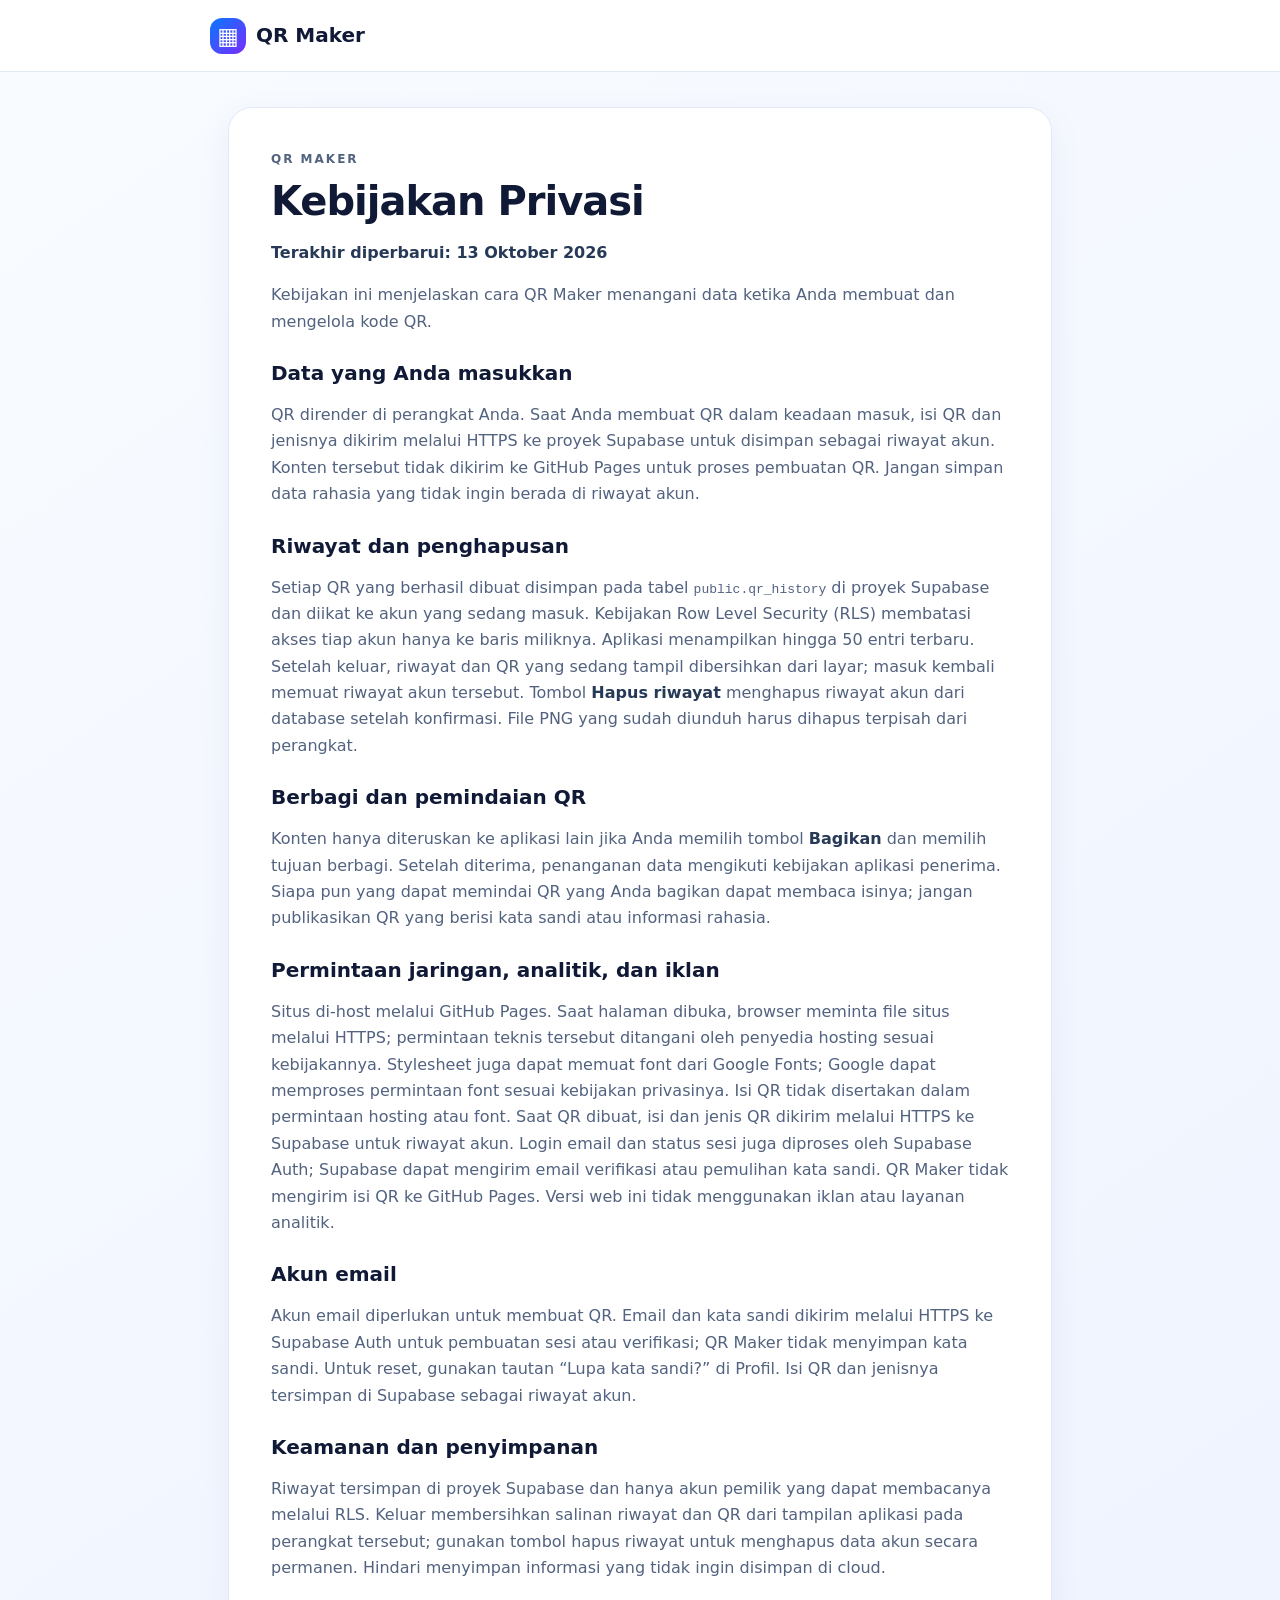
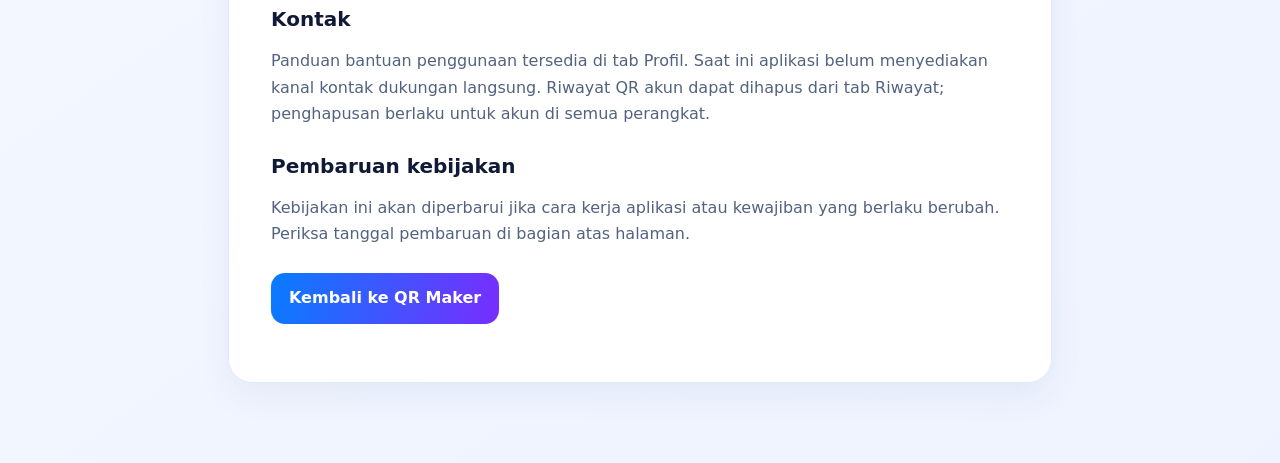
<file: privacy.html>
<!doctype html>
<html lang="id">
<head>
  <meta charset="UTF-8">
  <meta name="viewport" content="width=device-width,initial-scale=1">
  <meta name="theme-color" content="#246bfe">
  <meta name="description" content="Kebijakan privasi QR Maker: pemrosesan QR lokal, riwayat akun Supabase, dan pilihan berbagi.">
  <link rel="stylesheet" href="styles.css?v=22">
  <title>Kebijakan Privasi — QR Maker</title>
</head>
<body>
  <header class="appbar">
    <a class="brand" href="./"><span class="brand-mark">▦</span><span>QR Maker</span></a>
  </header>
  <main class="shell">
    <article class="panel legal-page">
      <p class="eyebrow">QR MAKER</p>
      <h1>Kebijakan Privasi</h1>
      <p><strong>Terakhir diperbarui: 13 Oktober 2026</strong></p>
      <p>Kebijakan ini menjelaskan cara QR Maker menangani data ketika Anda membuat dan mengelola kode QR.</p>

      <h2>Data yang Anda masukkan</h2>
      <p>QR dirender di perangkat Anda. Saat Anda membuat QR dalam keadaan masuk, isi QR dan jenisnya dikirim melalui HTTPS ke proyek Supabase untuk disimpan sebagai riwayat akun. Konten tersebut tidak dikirim ke GitHub Pages untuk proses pembuatan QR. Jangan simpan data rahasia yang tidak ingin berada di riwayat akun.</p>

      <h2>Riwayat dan penghapusan</h2>
      <p>Setiap QR yang berhasil dibuat disimpan pada tabel <code>public.qr_history</code> di proyek Supabase dan diikat ke akun yang sedang masuk. Kebijakan Row Level Security (RLS) membatasi akses tiap akun hanya ke baris miliknya. Aplikasi menampilkan hingga 50 entri terbaru. Setelah keluar, riwayat dan QR yang sedang tampil dibersihkan dari layar; masuk kembali memuat riwayat akun tersebut. Tombol <strong>Hapus riwayat</strong> menghapus riwayat akun dari database setelah konfirmasi. File PNG yang sudah diunduh harus dihapus terpisah dari perangkat.</p>

      <h2>Berbagi dan pemindaian QR</h2>
      <p>Konten hanya diteruskan ke aplikasi lain jika Anda memilih tombol <strong>Bagikan</strong> dan memilih tujuan berbagi. Setelah diterima, penanganan data mengikuti kebijakan aplikasi penerima. Siapa pun yang dapat memindai QR yang Anda bagikan dapat membaca isinya; jangan publikasikan QR yang berisi kata sandi atau informasi rahasia.</p>

      <h2>Permintaan jaringan, analitik, dan iklan</h2>
      <p>Situs di-host melalui GitHub Pages. Saat halaman dibuka, browser meminta file situs melalui HTTPS; permintaan teknis tersebut ditangani oleh penyedia hosting sesuai kebijakannya. Stylesheet juga dapat memuat font dari Google Fonts; Google dapat memproses permintaan font sesuai kebijakan privasinya. Isi QR tidak disertakan dalam permintaan hosting atau font. Saat QR dibuat, isi dan jenis QR dikirim melalui HTTPS ke Supabase untuk riwayat akun. Login email dan status sesi juga diproses oleh Supabase Auth; Supabase dapat mengirim email verifikasi atau pemulihan kata sandi. QR Maker tidak mengirim isi QR ke GitHub Pages. Versi web ini tidak menggunakan iklan atau layanan analitik.</p>

      <h2>Akun email</h2>
      <p>Akun email diperlukan untuk membuat QR. Email dan kata sandi dikirim melalui HTTPS ke Supabase Auth untuk pembuatan sesi atau verifikasi; QR Maker tidak menyimpan kata sandi. Untuk reset, gunakan tautan “Lupa kata sandi?” di Profil. Isi QR dan jenisnya tersimpan di Supabase sebagai riwayat akun.</p>

      <h2>Keamanan dan penyimpanan</h2>
      <p>Riwayat tersimpan di proyek Supabase dan hanya akun pemilik yang dapat membacanya melalui RLS. Keluar membersihkan salinan riwayat dan QR dari tampilan aplikasi pada perangkat tersebut; gunakan tombol hapus riwayat untuk menghapus data akun secara permanen. Hindari menyimpan informasi yang tidak ingin disimpan di cloud.</p>

      <h2>Kontak</h2>
      <p>Panduan bantuan penggunaan tersedia di tab Profil. Saat ini aplikasi belum menyediakan kanal kontak dukungan langsung. Riwayat QR akun dapat dihapus dari tab Riwayat; penghapusan berlaku untuk akun di semua perangkat.</p>

      <h2>Pembaruan kebijakan</h2>
      <p>Kebijakan ini akan diperbarui jika cara kerja aplikasi atau kewajiban yang berlaku berubah. Periksa tanggal pembaruan di bagian atas halaman.</p>
      <p><a class="primary-btn" href="./">Kembali ke QR Maker</a></p>
    </article>
  </main>
</body>
</html>
</file>
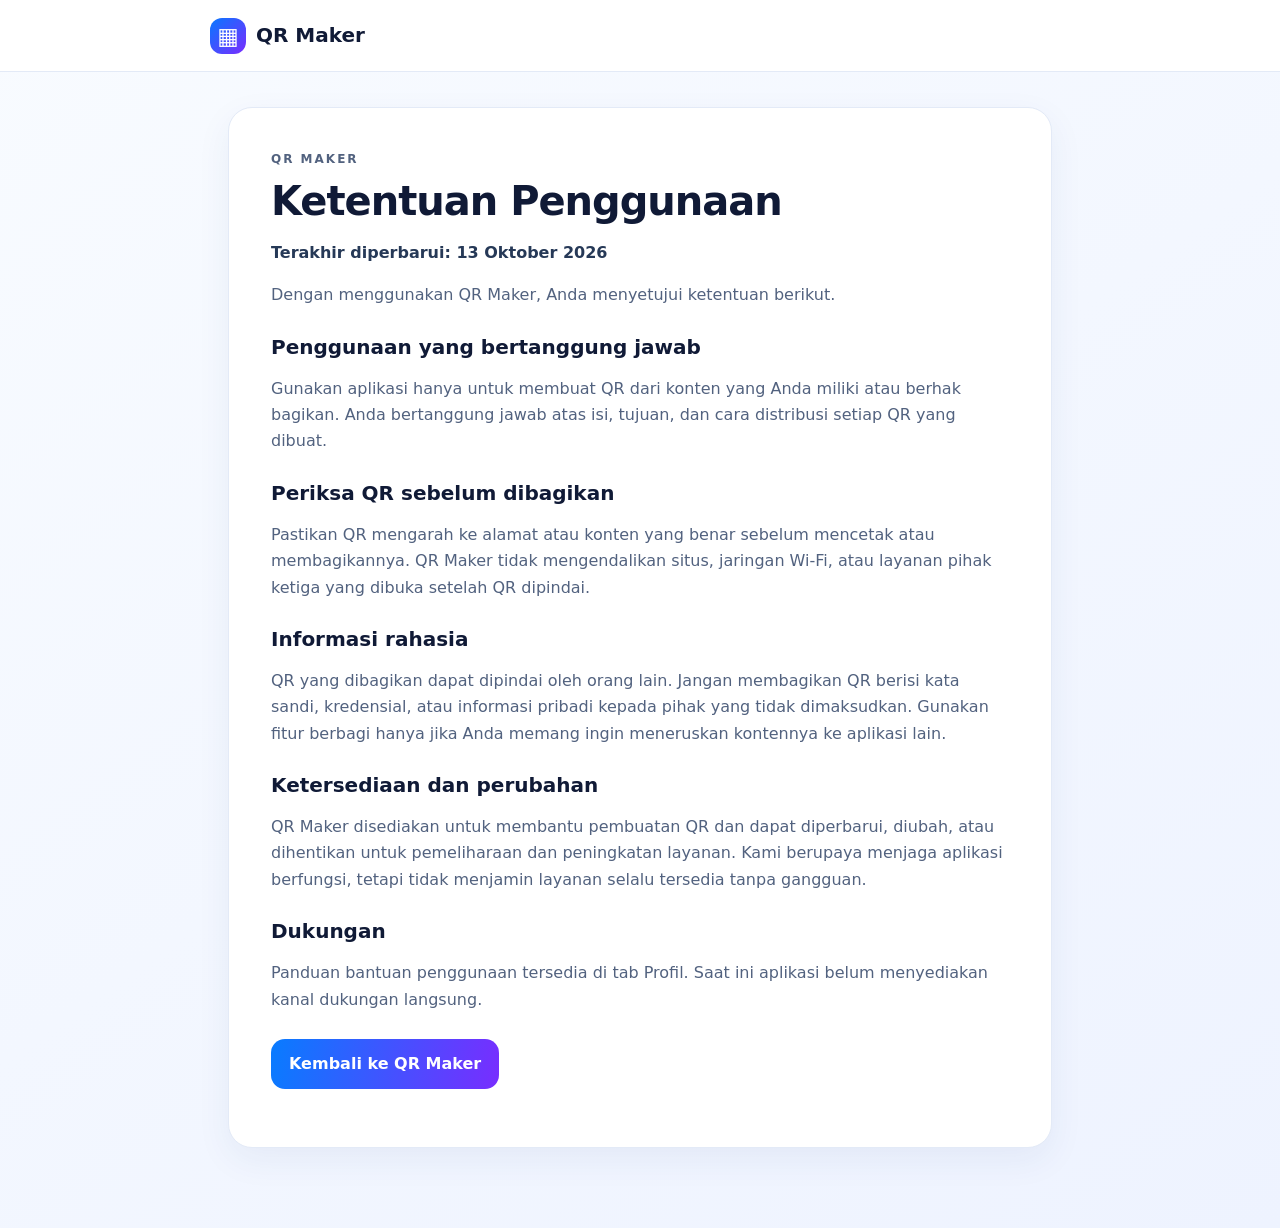
<file: terms.html>
<!doctype html>
<html lang="id">
<head>
  <meta charset="UTF-8">
  <meta name="viewport" content="width=device-width,initial-scale=1">
  <meta name="theme-color" content="#246bfe">
  <meta name="description" content="Ketentuan penggunaan QR Maker.">
  <link rel="stylesheet" href="styles.css?v=22">
  <title>Ketentuan Penggunaan — QR Maker</title>
</head>
<body>
  <header class="appbar">
    <a class="brand" href="./"><span class="brand-mark">▦</span><span>QR Maker</span></a>
  </header>
  <main class="shell">
    <article class="panel legal-page">
      <p class="eyebrow">QR MAKER</p>
      <h1>Ketentuan Penggunaan</h1>
      <p><strong>Terakhir diperbarui: 13 Oktober 2026</strong></p>
      <p>Dengan menggunakan QR Maker, Anda menyetujui ketentuan berikut.</p>

      <h2>Penggunaan yang bertanggung jawab</h2>
      <p>Gunakan aplikasi hanya untuk membuat QR dari konten yang Anda miliki atau berhak bagikan. Anda bertanggung jawab atas isi, tujuan, dan cara distribusi setiap QR yang dibuat.</p>

      <h2>Periksa QR sebelum dibagikan</h2>
      <p>Pastikan QR mengarah ke alamat atau konten yang benar sebelum mencetak atau membagikannya. QR Maker tidak mengendalikan situs, jaringan Wi-Fi, atau layanan pihak ketiga yang dibuka setelah QR dipindai.</p>

      <h2>Informasi rahasia</h2>
      <p>QR yang dibagikan dapat dipindai oleh orang lain. Jangan membagikan QR berisi kata sandi, kredensial, atau informasi pribadi kepada pihak yang tidak dimaksudkan. Gunakan fitur berbagi hanya jika Anda memang ingin meneruskan kontennya ke aplikasi lain.</p>

      <h2>Ketersediaan dan perubahan</h2>
      <p>QR Maker disediakan untuk membantu pembuatan QR dan dapat diperbarui, diubah, atau dihentikan untuk pemeliharaan dan peningkatan layanan. Kami berupaya menjaga aplikasi berfungsi, tetapi tidak menjamin layanan selalu tersedia tanpa gangguan.</p>

      <h2>Dukungan</h2>
      <p>Panduan bantuan penggunaan tersedia di tab Profil. Saat ini aplikasi belum menyediakan kanal dukungan langsung.</p>

      <p><a class="primary-btn" href="./">Kembali ke QR Maker</a></p>
    </article>
  </main>
</body>
</html>
</file>
<file: styles.css>
*{box-sizing:border-box}body{margin:0;background:linear-gradient(145deg,#f8fbff,#eef3ff);color:#101a36;font-family:Inter,ui-sans-serif,system-ui,-apple-system,"Segoe UI",Arial,sans-serif;line-height:1.65}.appbar{height:72px;background:#fff;border-bottom:1px solid #e3eaf7;display:flex;align-items:center;padding:0 max(20px,calc((100% - 860px)/2));position:sticky;top:0}.brand{display:flex;align-items:center;gap:10px;text-decoration:none;color:#101a36;font-size:20px;font-weight:800}.brand-mark{width:36px;height:36px;border-radius:12px;background:linear-gradient(135deg,#0878ff,#792cff);display:grid;place-items:center;color:#fff;font-size:23px}.shell{max-width:860px;margin:0 auto;padding:35px 18px 80px}.legal-page{background:#fff;border:1px solid #e3eaf7;border-radius:24px;padding:clamp(22px,5vw,42px);box-shadow:0 12px 35px #1a3e7810}.eyebrow{font-size:12px;letter-spacing:2px;font-weight:800;color:#1769ff;margin:0 0 8px}.legal-page h1{font-size:clamp(28px,6vw,40px);line-height:1.15;letter-spacing:-1px;margin:8px 0 14px}.legal-page h2{font-size:20px;line-height:1.3;margin:25px 0 6px}.legal-page p{color:#52627f}.legal-page a{color:#1769ff}.legal-page a.primary-btn{display:inline-flex;margin-top:10px;padding:12px 18px;border-radius:14px;background:linear-gradient(100deg,#087cff,#782dff);color:#fff;text-decoration:none;font-weight:750}.legal-page strong{color:#263957}
</file>
